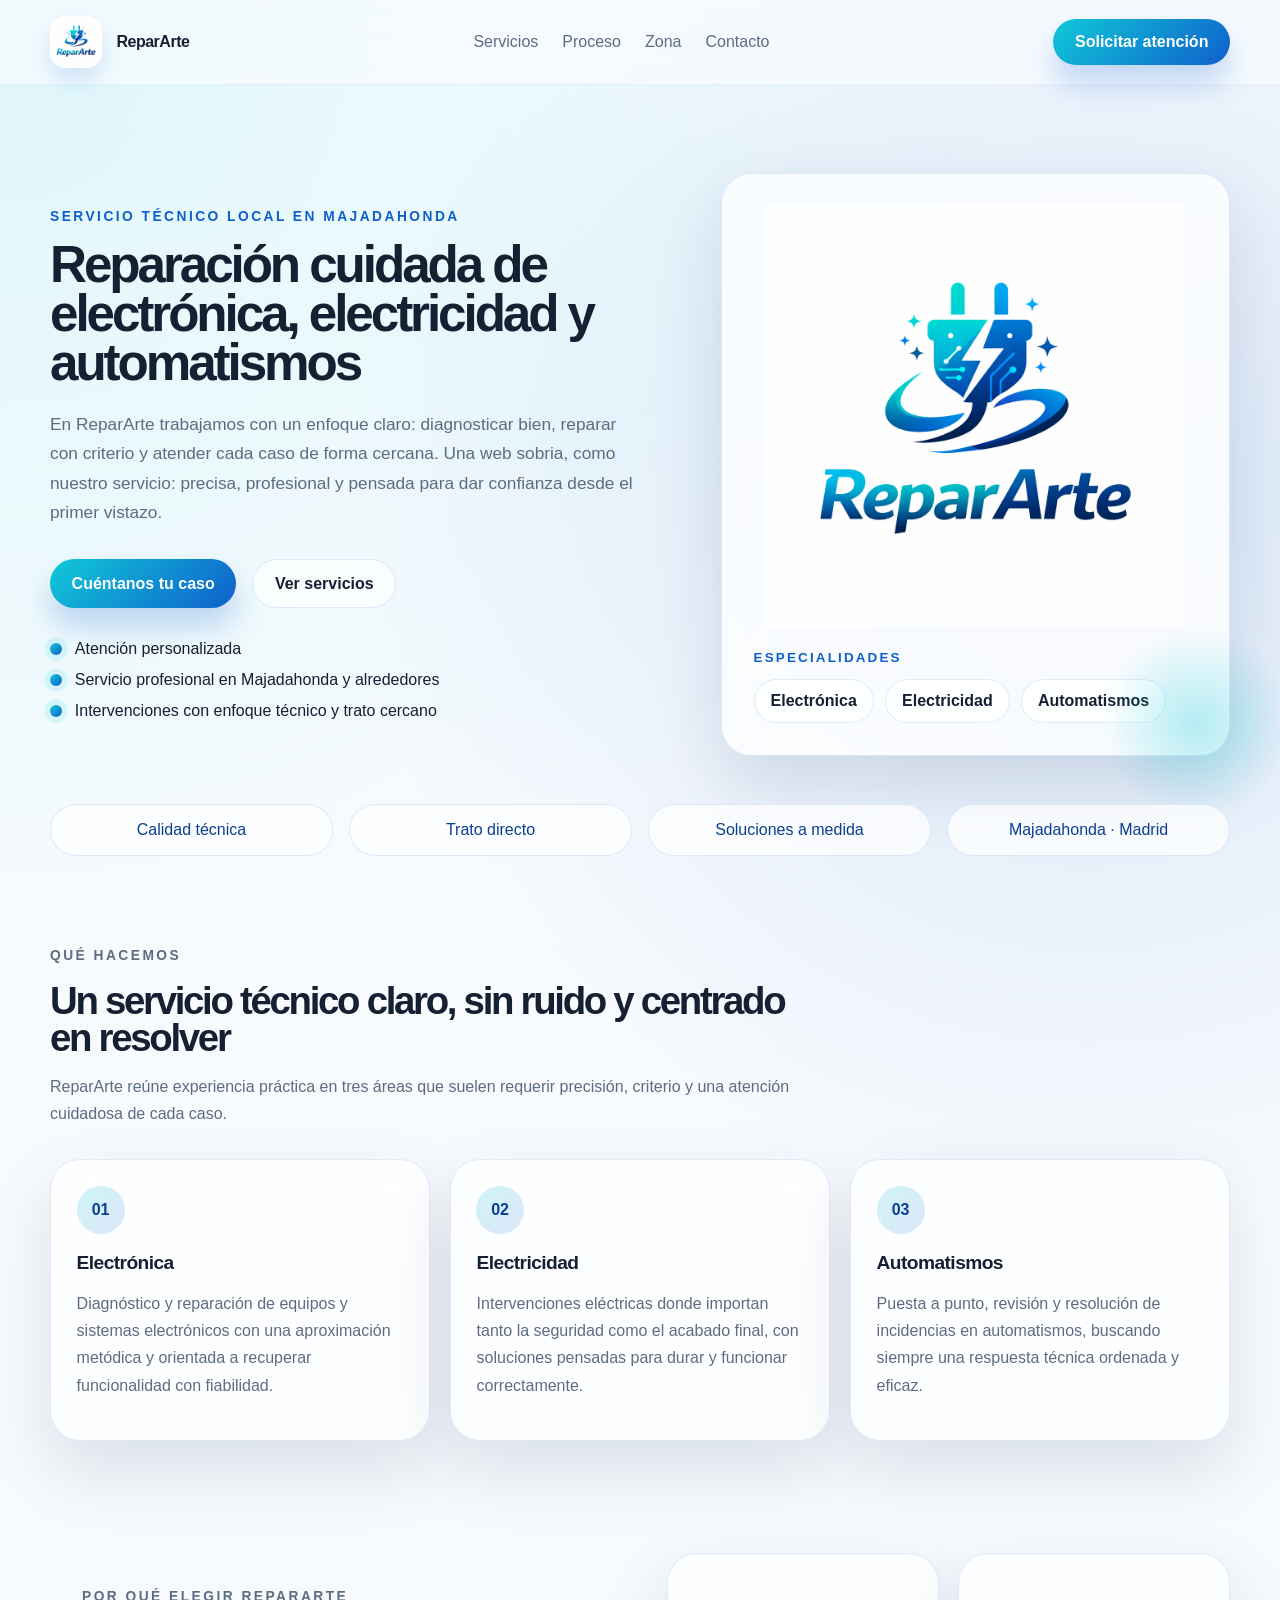
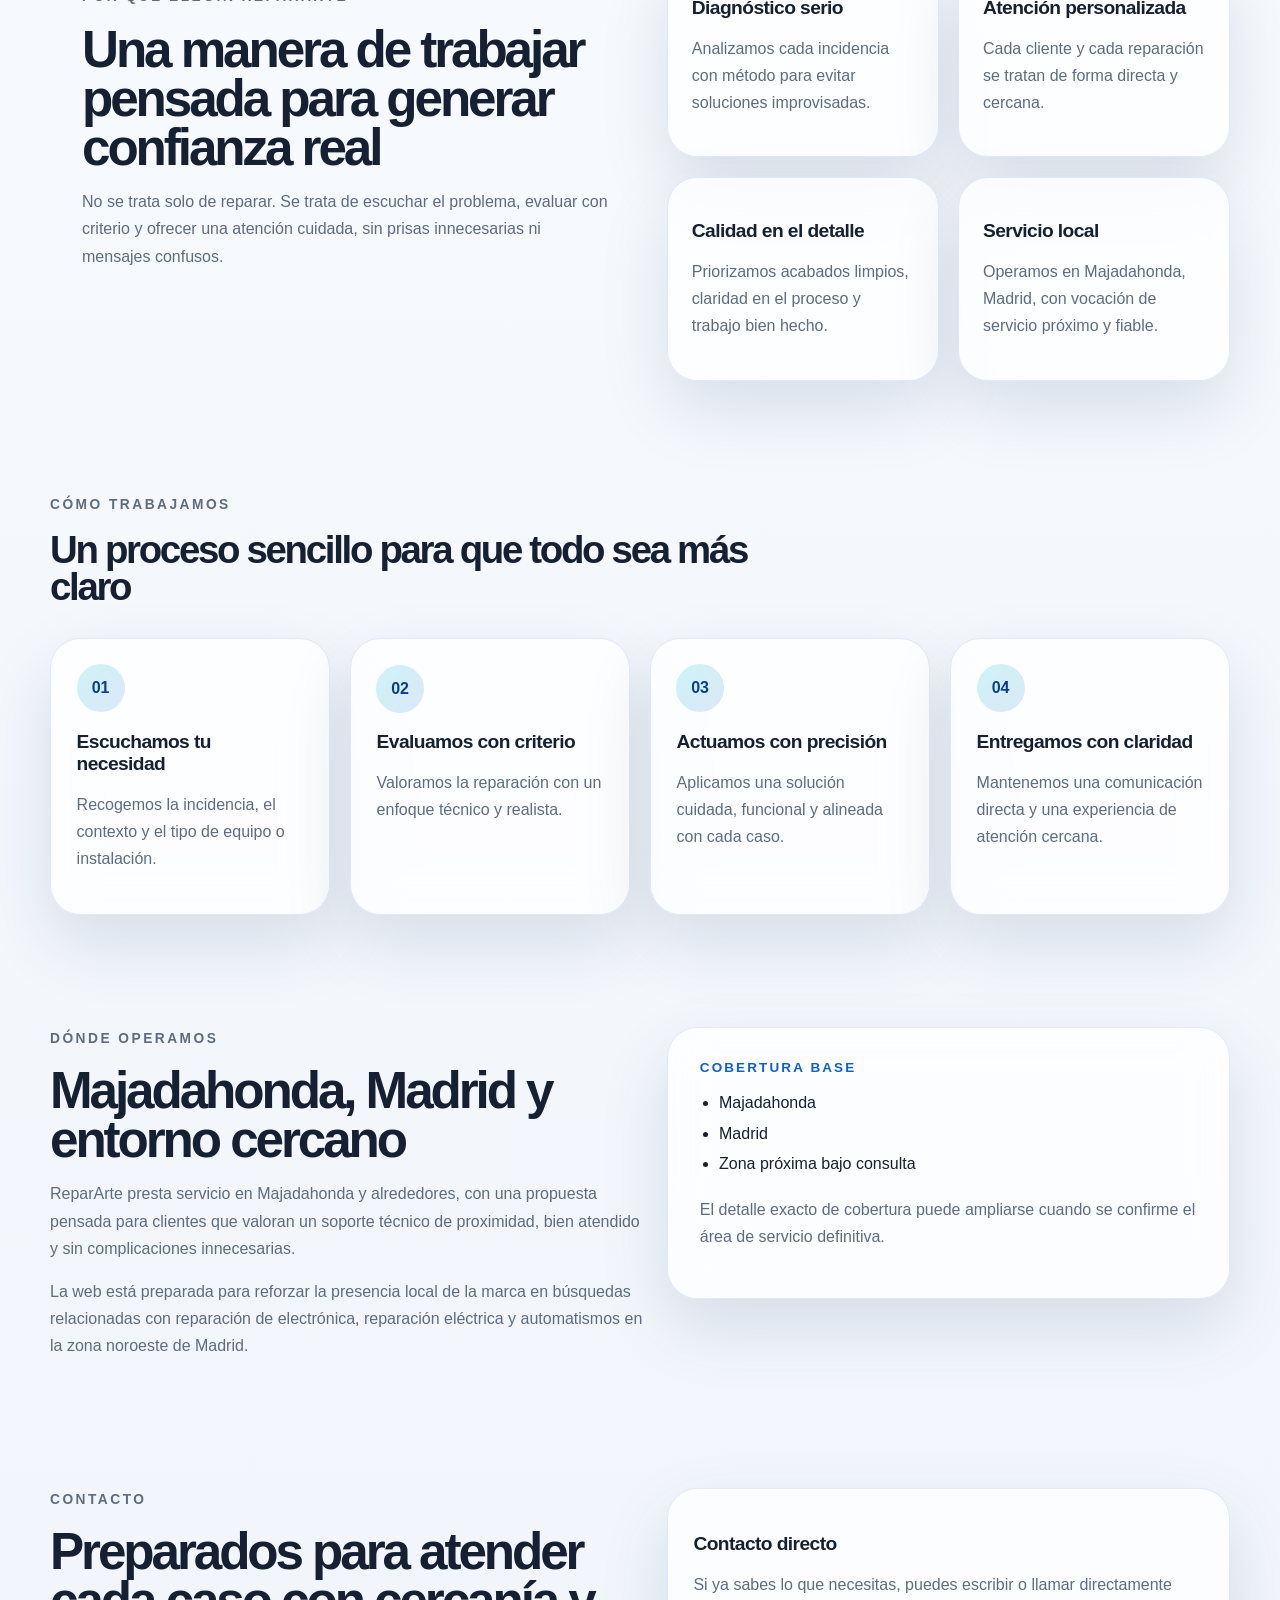
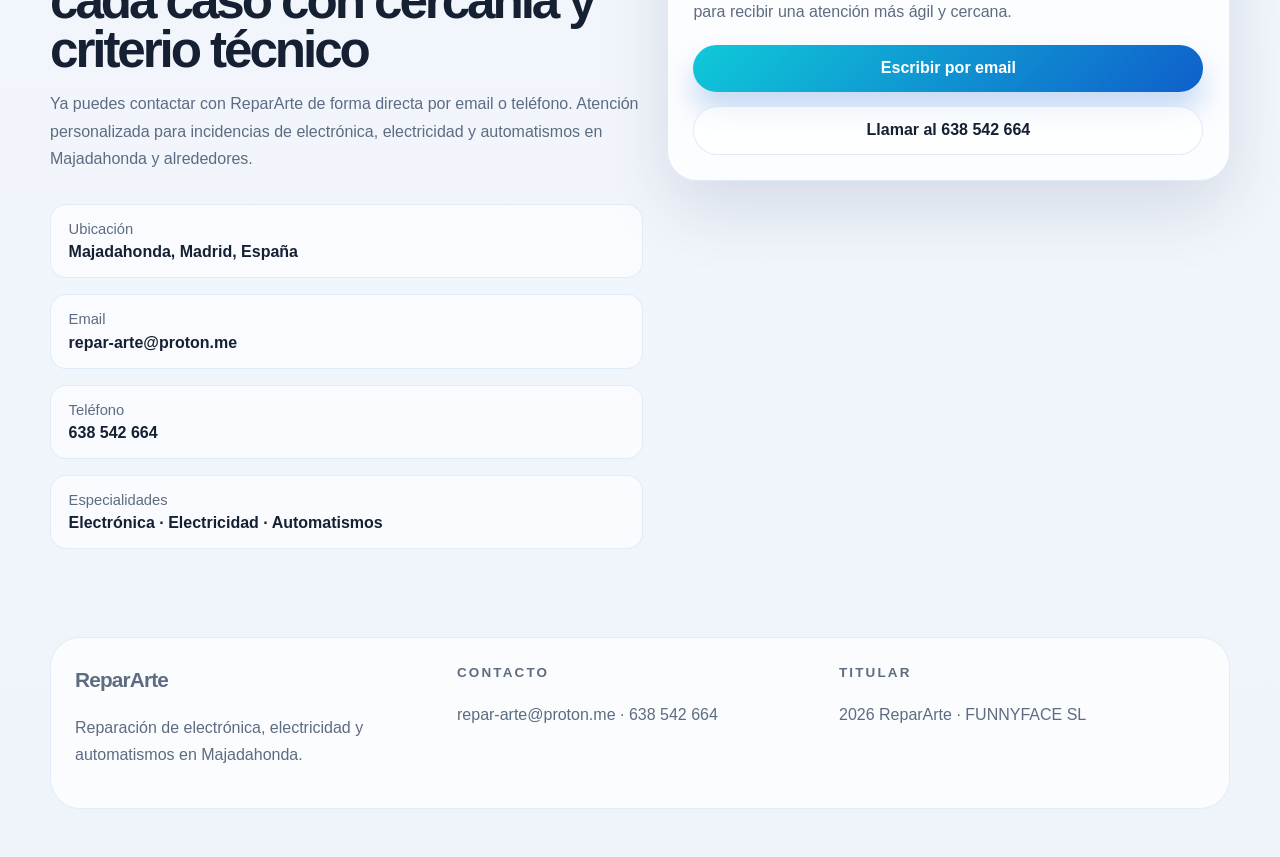
<file: index.html>
<!DOCTYPE html>
<html lang="es">
  <head>
    <meta charset="UTF-8" />
    <meta name="viewport" content="width=device-width, initial-scale=1.0" />
    <title>ReparArte | Reparación de electrónica, electricidad y automatismos en Majadahonda</title>
    <meta
      name="description"
      content="ReparArte ofrece reparación de electrónica, electricidad y automatismos en Majadahonda, Madrid, con atención personalizada y un enfoque profesional y cercano."
    />
    <meta
      name="keywords"
      content="ReparArte, Majadahonda, Madrid, reparación de electrónica, reparación eléctrica, automatismos"
    />
    <meta name="theme-color" content="#0f5fcb" />
    <meta property="og:title" content="ReparArte | Servicio técnico en Majadahonda" />
    <meta
      property="og:description"
      content="Servicio de reparación de electrónica, electricidad y automatismos con atención personalizada en Majadahonda, Madrid."
    />
    <meta property="og:type" content="website" />
    <meta property="og:image" content="repararte.png" />
    <link rel="icon" type="image/png" href="repararte.png" />
    <link rel="stylesheet" href="styles.css" />
  </head>
  <body>
    <div class="page-shell">
      <header class="site-header">
        <div class="container nav-bar">
          <a class="brand" href="#top" aria-label="Ir al inicio de ReparArte">
            <img src="repararte.png" alt="Logotipo de ReparArte" />
            <span>ReparArte</span>
          </a>

          <nav class="site-nav" aria-label="Principal">
            <a href="#servicios">Servicios</a>
            <a href="#proceso">Proceso</a>
            <a href="#zona">Zona</a>
            <a href="#contacto">Contacto</a>
          </nav>

          <a class="nav-cta" href="#contacto">Solicitar atención</a>
        </div>
      </header>

      <main id="top">
        <section class="hero">
          <div class="container hero-grid">
            <div class="hero-copy reveal">
              <p class="eyebrow">Servicio técnico local en Majadahonda</p>
              <h1>Reparación cuidada de electrónica, electricidad y automatismos</h1>
              <p class="hero-text">
                En ReparArte trabajamos con un enfoque claro: diagnosticar bien, reparar con
                criterio y atender cada caso de forma cercana. Una web sobria, como nuestro
                servicio: precisa, profesional y pensada para dar confianza desde el primer
                vistazo.
              </p>

              <div class="hero-actions">
                <a class="button button-primary" href="#contacto">Cuéntanos tu caso</a>
                <a class="button button-secondary" href="#servicios">Ver servicios</a>
              </div>

              <ul class="hero-points" aria-label="Puntos destacados">
                <li>Atención personalizada</li>
                <li>Servicio profesional en Majadahonda y alrededores</li>
                <li>Intervenciones con enfoque técnico y trato cercano</li>
              </ul>
            </div>

            <div class="hero-visual reveal">
              <div class="hero-card">
                <div class="hero-glow"></div>
                <img src="repararte.png" alt="Identidad visual de ReparArte" />
                <div class="hero-card-copy">
                  <p class="card-label">Especialidades</p>
                  <div class="specialties">
                    <span>Electrónica</span>
                    <span>Electricidad</span>
                    <span>Automatismos</span>
                  </div>
                </div>
              </div>
            </div>
          </div>
        </section>

        <section class="trust-band reveal">
          <div class="container trust-grid">
            <p>Calidad técnica</p>
            <p>Trato directo</p>
            <p>Soluciones a medida</p>
            <p>Majadahonda · Madrid</p>
          </div>
        </section>

        <section class="services section" id="servicios">
          <div class="container">
            <div class="section-heading reveal">
              <p class="eyebrow">Qué hacemos</p>
              <h2>Un servicio técnico claro, sin ruido y centrado en resolver</h2>
              <p>
                ReparArte reúne experiencia práctica en tres áreas que suelen requerir precisión,
                criterio y una atención cuidadosa de cada caso.
              </p>
            </div>

            <div class="services-grid">
              <article class="service-card reveal">
                <div class="service-icon" aria-hidden="true">01</div>
                <h3>Electrónica</h3>
                <p>
                  Diagnóstico y reparación de equipos y sistemas electrónicos con una aproximación
                  metódica y orientada a recuperar funcionalidad con fiabilidad.
                </p>
              </article>

              <article class="service-card reveal">
                <div class="service-icon" aria-hidden="true">02</div>
                <h3>Electricidad</h3>
                <p>
                  Intervenciones eléctricas donde importan tanto la seguridad como el acabado
                  final, con soluciones pensadas para durar y funcionar correctamente.
                </p>
              </article>

              <article class="service-card reveal">
                <div class="service-icon" aria-hidden="true">03</div>
                <h3>Automatismos</h3>
                <p>
                  Puesta a punto, revisión y resolución de incidencias en automatismos, buscando
                  siempre una respuesta técnica ordenada y eficaz.
                </p>
              </article>
            </div>
          </div>
        </section>

        <section class="highlights section">
          <div class="container highlights-grid">
            <div class="highlight-panel reveal">
              <p class="eyebrow">Por qué elegir ReparArte</p>
              <h2>Una manera de trabajar pensada para generar confianza real</h2>
              <p>
                No se trata solo de reparar. Se trata de escuchar el problema, evaluar con
                criterio y ofrecer una atención cuidada, sin prisas innecesarias ni mensajes
                confusos.
              </p>
            </div>

            <div class="feature-list">
              <article class="feature-card reveal">
                <h3>Diagnóstico serio</h3>
                <p>Analizamos cada incidencia con método para evitar soluciones improvisadas.</p>
              </article>

              <article class="feature-card reveal">
                <h3>Atención personalizada</h3>
                <p>Cada cliente y cada reparación se tratan de forma directa y cercana.</p>
              </article>

              <article class="feature-card reveal">
                <h3>Calidad en el detalle</h3>
                <p>Priorizamos acabados limpios, claridad en el proceso y trabajo bien hecho.</p>
              </article>

              <article class="feature-card reveal">
                <h3>Servicio local</h3>
                <p>Operamos en Majadahonda, Madrid, con vocación de servicio próximo y fiable.</p>
              </article>
            </div>
          </div>
        </section>

        <section class="process section" id="proceso">
          <div class="container">
            <div class="section-heading reveal">
              <p class="eyebrow">Cómo trabajamos</p>
              <h2>Un proceso sencillo para que todo sea más claro</h2>
            </div>

            <div class="process-grid">
              <article class="process-step reveal">
                <span>01</span>
                <h3>Escuchamos tu necesidad</h3>
                <p>Recogemos la incidencia, el contexto y el tipo de equipo o instalación.</p>
              </article>

              <article class="process-step reveal">
                <span>02</span>
                <h3>Evaluamos con criterio</h3>
                <p>Valoramos la reparación con un enfoque técnico y realista.</p>
              </article>

              <article class="process-step reveal">
                <span>03</span>
                <h3>Actuamos con precisión</h3>
                <p>Aplicamos una solución cuidada, funcional y alineada con cada caso.</p>
              </article>

              <article class="process-step reveal">
                <span>04</span>
                <h3>Entregamos con claridad</h3>
                <p>Mantenemos una comunicación directa y una experiencia de atención cercana.</p>
              </article>
            </div>
          </div>
        </section>

        <section class="service-area section" id="zona">
          <div class="container area-grid">
            <div class="area-copy reveal">
              <p class="eyebrow">Dónde operamos</p>
              <h2>Majadahonda, Madrid y entorno cercano</h2>
              <p>
                ReparArte presta servicio en Majadahonda y alrededores, con una propuesta pensada
                para clientes que valoran un soporte técnico de proximidad, bien atendido y sin
                complicaciones innecesarias.
              </p>
              <p>
                La web está preparada para reforzar la presencia local de la marca en búsquedas
                relacionadas con reparación de electrónica, reparación eléctrica y automatismos en
                la zona noroeste de Madrid.
              </p>
            </div>

            <aside class="area-card reveal" aria-label="Ámbito de servicio">
              <p class="area-title">Cobertura base</p>
              <ul>
                <li>Majadahonda</li>
                <li>Madrid</li>
                <li>Zona próxima bajo consulta</li>
              </ul>
              <p class="area-note">
                El detalle exacto de cobertura puede ampliarse cuando se confirme el área de
                servicio definitiva.
              </p>
            </aside>
          </div>
        </section>

        <section class="contact section" id="contacto">
          <div class="container contact-grid">
            <div class="contact-copy reveal">
              <p class="eyebrow">Contacto</p>
              <h2>Preparados para atender cada caso con cercanía y criterio técnico</h2>
              <p>
                Ya puedes contactar con ReparArte de forma directa por email o teléfono. Atención
                personalizada para incidencias de electrónica, electricidad y automatismos en
                Majadahonda y alrededores.
              </p>

              <div class="contact-details">
                <div>
                  <span>Ubicación</span>
                  <strong>Majadahonda, Madrid, España</strong>
                </div>
                <div>
                  <span>Email</span>
                  <strong><a href="mailto:repar-arte@proton.me">repar-arte@proton.me</a></strong>
                </div>
                <div>
                  <span>Teléfono</span>
                  <strong><a href="tel:+34638542664">638 542 664</a></strong>
                </div>
                <div>
                  <span>Especialidades</span>
                  <strong>Electrónica · Electricidad · Automatismos</strong>
                </div>
              </div>
            </div>

            <aside class="contact-form reveal" aria-label="Canales de contacto">
              <div class="form-header">
                <h3>Contacto directo</h3>
                <p>
                  Si ya sabes lo que necesitas, puedes escribir o llamar directamente para recibir
                  una atención más ágil y cercana.
                </p>
              </div>

              <div class="contact-actions">
                <a class="button button-primary" href="mailto:repar-arte@proton.me">
                  Escribir por email
                </a>
                <a class="button button-secondary" href="tel:+34638542664">
                  Llamar al 638 542 664
                </a>
              </div>
            </aside>
          </div>
        </section>
      </main>

      <footer class="site-footer">
        <div class="container footer-grid">
          <div>
            <p class="footer-brand">ReparArte</p>
            <p>Reparación de electrónica, electricidad y automatismos en Majadahonda.</p>
          </div>
          <div>
            <p class="footer-label">Contacto</p>
            <p>
              <a href="mailto:repar-arte@proton.me">repar-arte@proton.me</a> ·
              <a href="tel:+34638542664">638 542 664</a>
            </p>
          </div>
          <div>
            <p class="footer-label">Titular</p>
            <p><span id="current-year"></span> ReparArte · FUNNYFACE SL</p>
          </div>
        </div>
      </footer>
    </div>

    <script src="script.js"></script>
  </body>
</html>
</file>
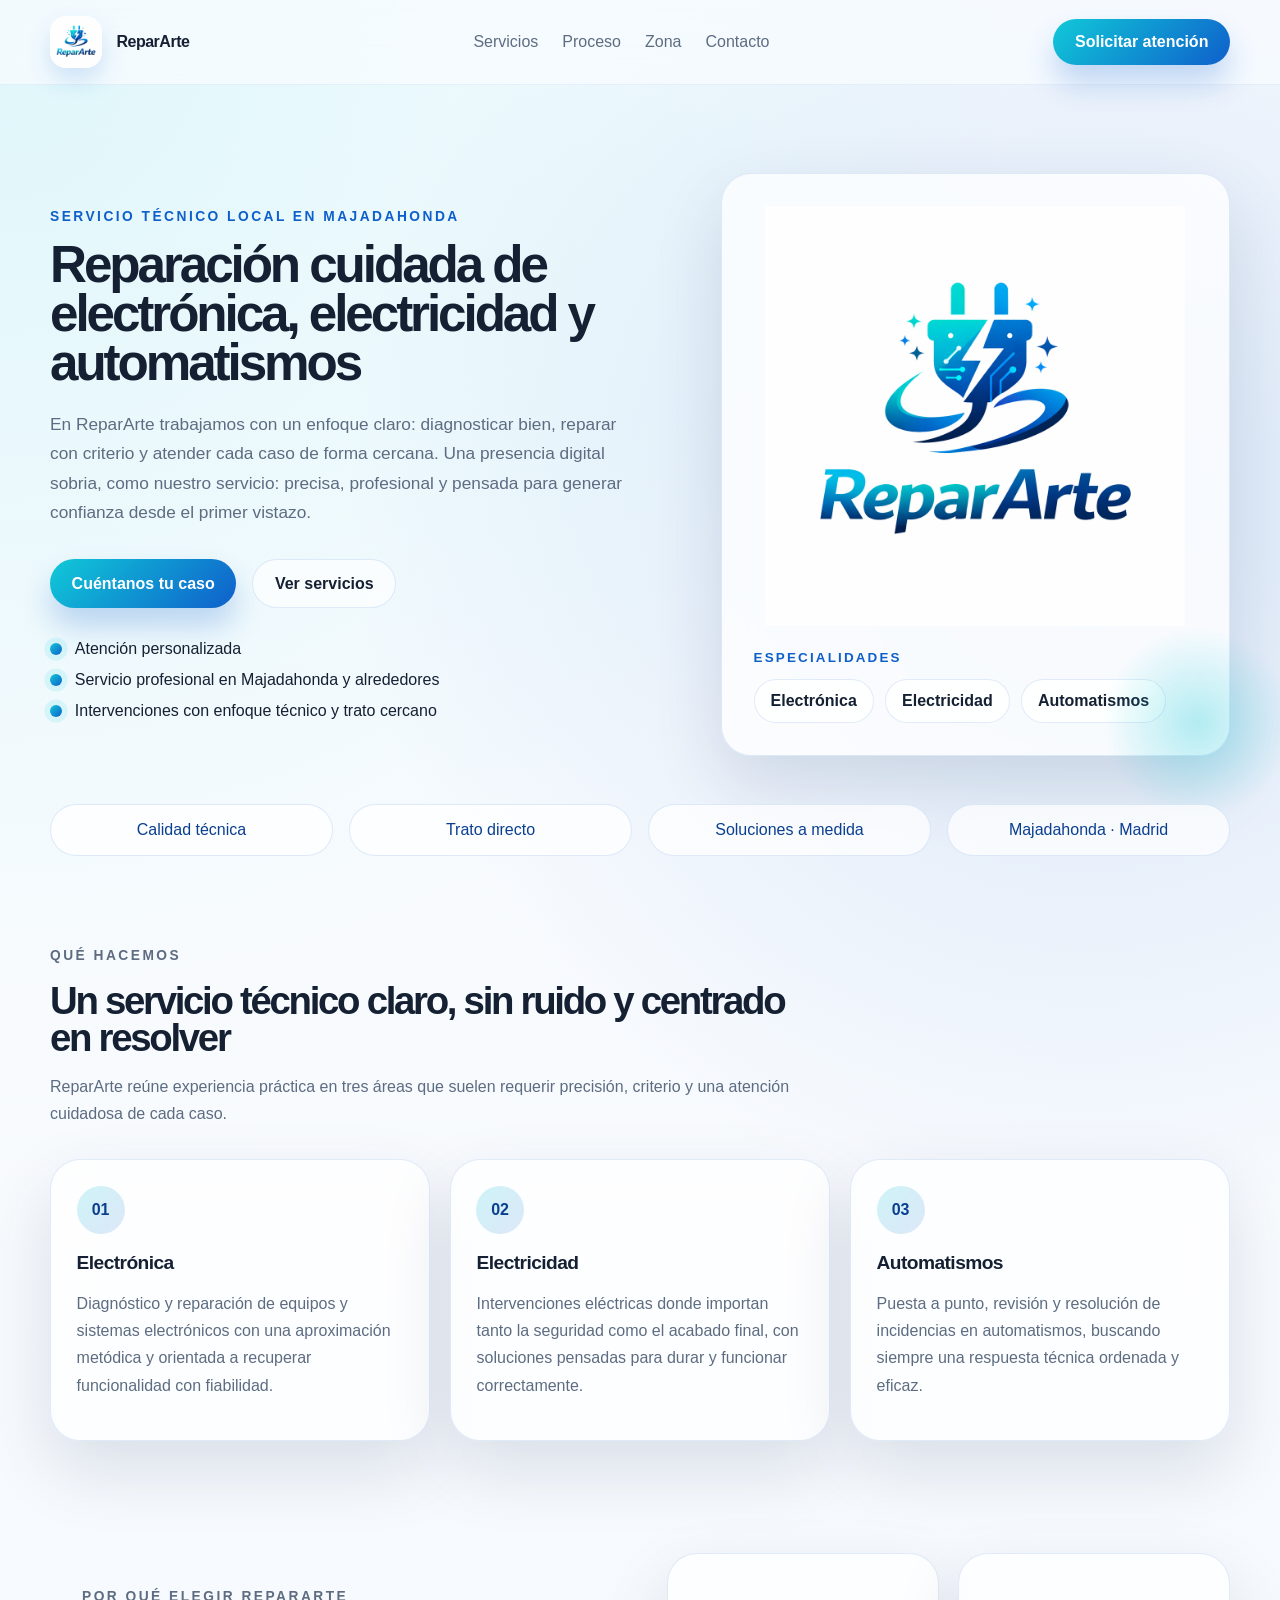
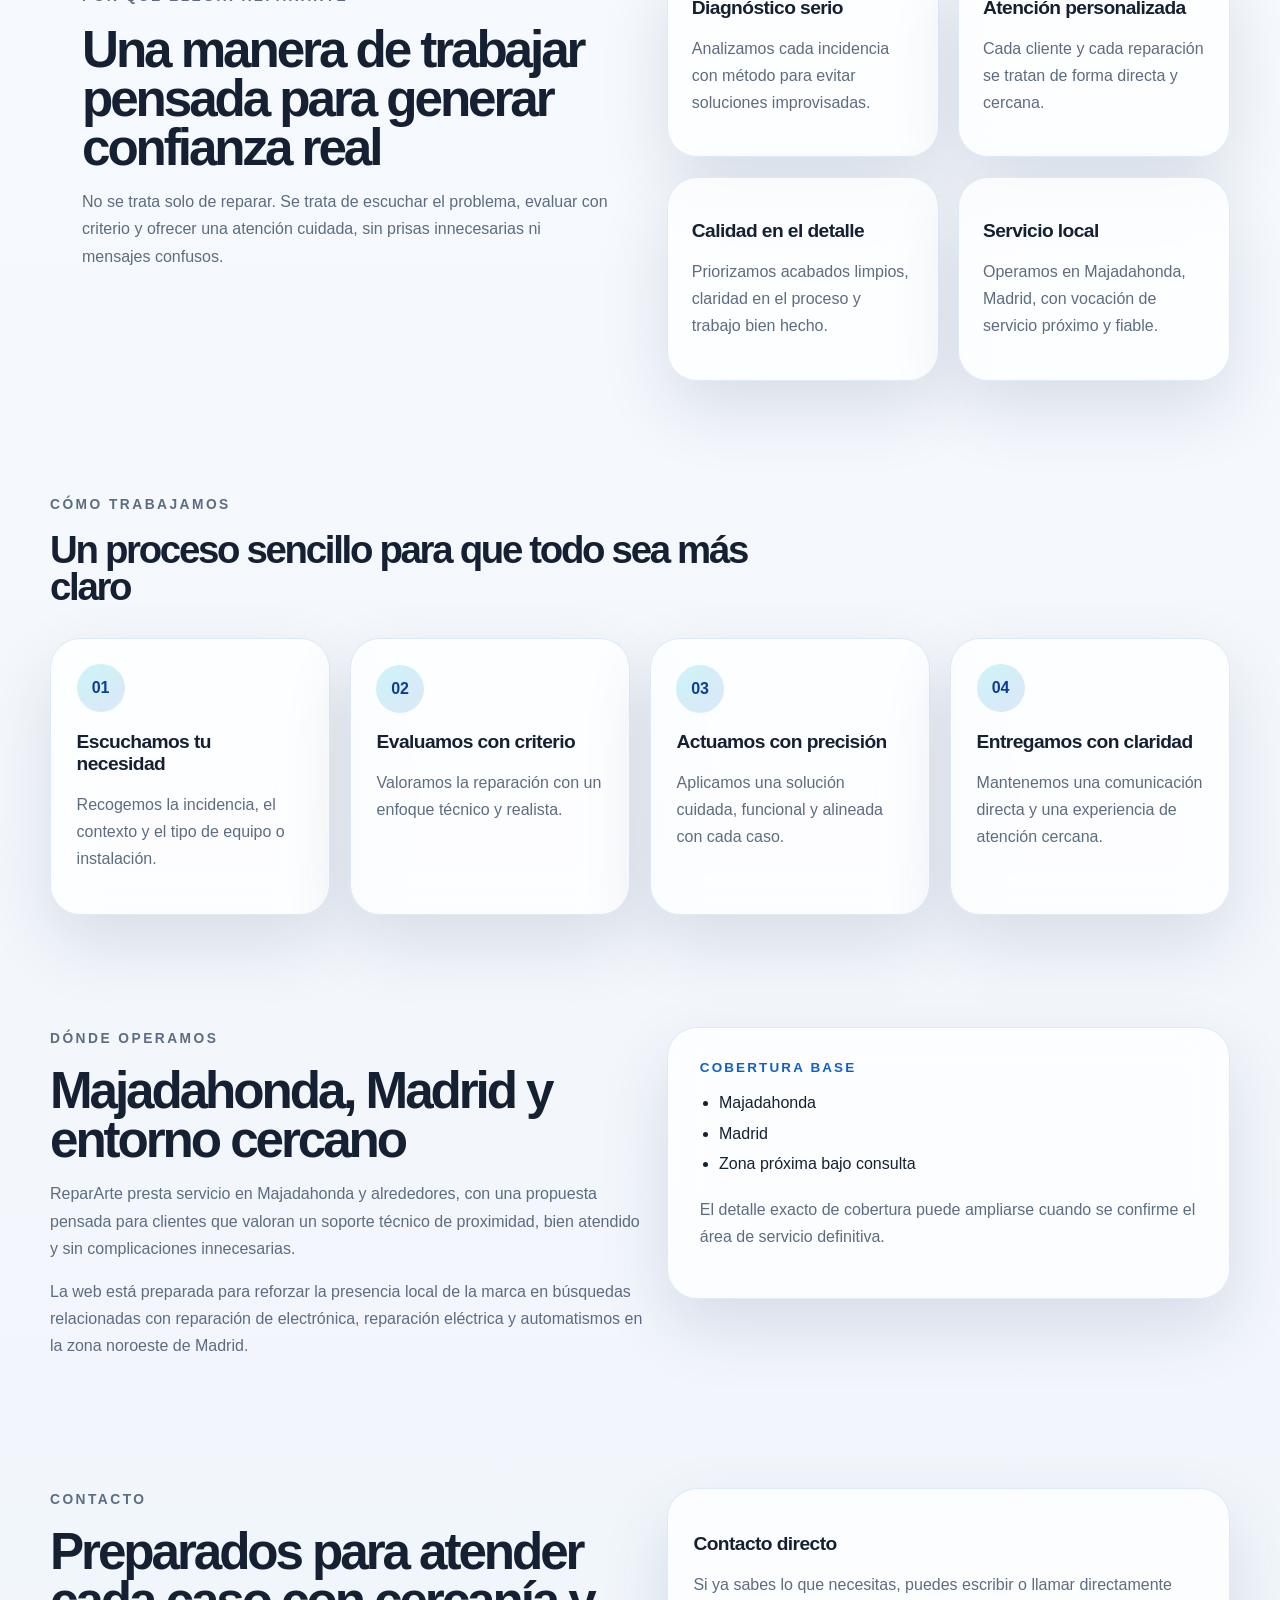
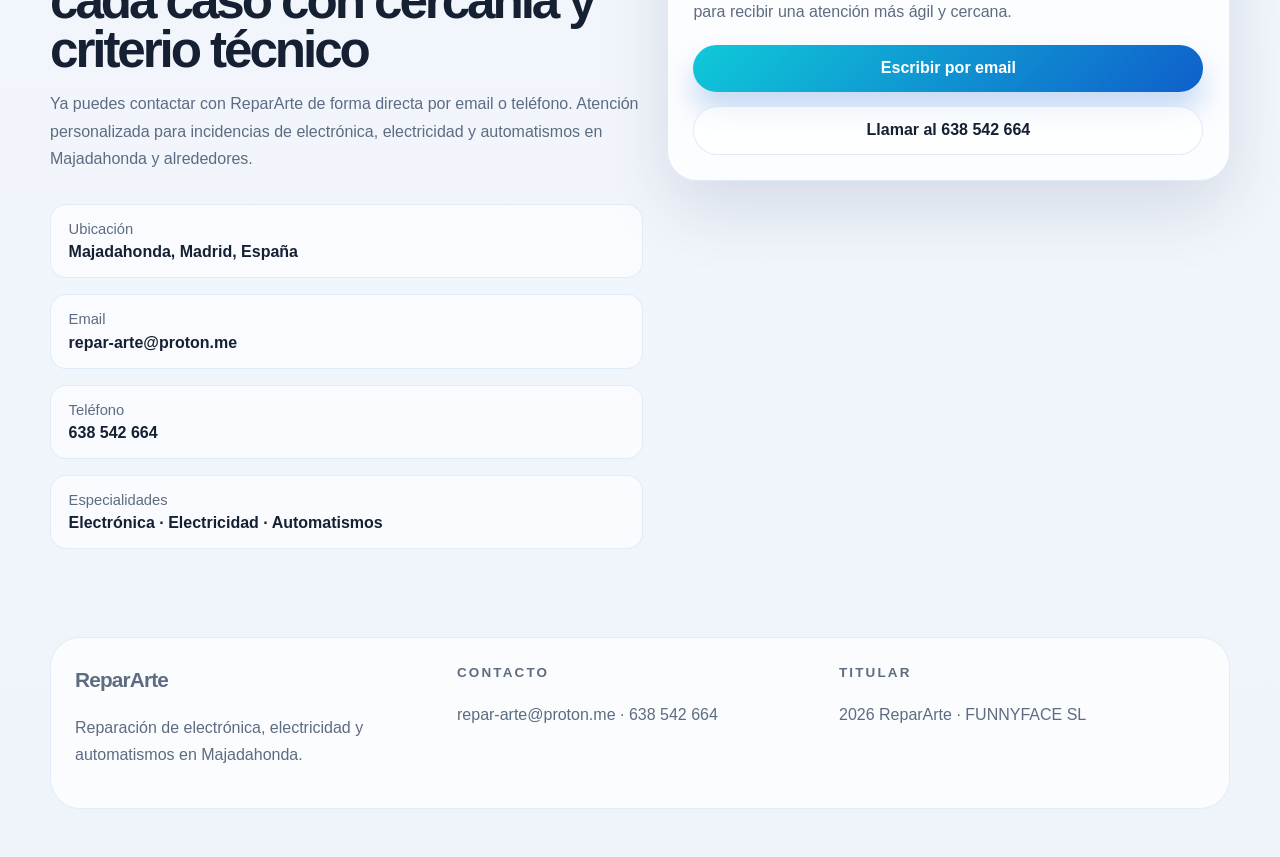
<file: site/index.html>
<!DOCTYPE html>
<html lang="es">
  <head>
    <meta charset="UTF-8" />
    <meta name="viewport" content="width=device-width, initial-scale=1.0" />
    <title>ReparArte | Reparación de electrónica, electricidad y automatismos en Majadahonda</title>
    <meta
      name="description"
      content="ReparArte ofrece reparación de electrónica, electricidad y automatismos en Majadahonda, Madrid, con atención personalizada y un enfoque profesional y cercano."
    />
    <meta
      name="keywords"
      content="ReparArte, Majadahonda, Madrid, reparación de electrónica, reparación eléctrica, automatismos"
    />
    <meta name="theme-color" content="#0f5fcb" />
    <meta property="og:title" content="ReparArte | Servicio técnico en Majadahonda" />
    <meta
      property="og:description"
      content="Servicio de reparación de electrónica, electricidad y automatismos con atención personalizada en Majadahonda, Madrid."
    />
    <meta property="og:type" content="website" />
    <meta property="og:image" content="../repararte.png" />
    <link rel="icon" type="image/png" href="../repararte.png" />
    <link rel="stylesheet" href="styles.css" />
  </head>
  <body>
    <div class="page-shell">
      <header class="site-header">
        <div class="container nav-bar">
          <a class="brand" href="#top" aria-label="Ir al inicio de ReparArte">
            <img src="../repararte.png" alt="Logotipo de ReparArte" />
            <span>ReparArte</span>
          </a>

          <nav class="site-nav" aria-label="Principal">
            <a href="#servicios">Servicios</a>
            <a href="#proceso">Proceso</a>
            <a href="#zona">Zona</a>
            <a href="#contacto">Contacto</a>
          </nav>

          <a class="nav-cta" href="#contacto">Solicitar atención</a>
        </div>
      </header>

      <main id="top">
        <section class="hero">
          <div class="container hero-grid">
            <div class="hero-copy reveal">
              <p class="eyebrow">Servicio técnico local en Majadahonda</p>
              <h1>Reparación cuidada de electrónica, electricidad y automatismos</h1>
              <p class="hero-text">
                En ReparArte trabajamos con un enfoque claro: diagnosticar bien, reparar con
                criterio y atender cada caso de forma cercana. Una presencia digital sobria, como
                nuestro servicio: precisa, profesional y pensada para generar confianza desde el
                primer vistazo.
              </p>

              <div class="hero-actions">
                <a class="button button-primary" href="#contacto">Cuéntanos tu caso</a>
                <a class="button button-secondary" href="#servicios">Ver servicios</a>
              </div>

              <ul class="hero-points" aria-label="Puntos destacados">
                <li>Atención personalizada</li>
                <li>Servicio profesional en Majadahonda y alrededores</li>
                <li>Intervenciones con enfoque técnico y trato cercano</li>
              </ul>
            </div>

            <div class="hero-visual reveal">
              <div class="hero-card">
                <div class="hero-glow"></div>
                <img src="../repararte.png" alt="Identidad visual de ReparArte" />
                <div class="hero-card-copy">
                  <p class="card-label">Especialidades</p>
                  <div class="specialties">
                    <span>Electrónica</span>
                    <span>Electricidad</span>
                    <span>Automatismos</span>
                  </div>
                </div>
              </div>
            </div>
          </div>
        </section>

        <section class="trust-band reveal">
          <div class="container trust-grid">
            <p>Calidad técnica</p>
            <p>Trato directo</p>
            <p>Soluciones a medida</p>
            <p>Majadahonda · Madrid</p>
          </div>
        </section>

        <section class="services section" id="servicios">
          <div class="container">
            <div class="section-heading reveal">
              <p class="eyebrow">Qué hacemos</p>
              <h2>Un servicio técnico claro, sin ruido y centrado en resolver</h2>
              <p>
                ReparArte reúne experiencia práctica en tres áreas que suelen requerir precisión,
                criterio y una atención cuidadosa de cada caso.
              </p>
            </div>

            <div class="services-grid">
              <article class="service-card reveal">
                <div class="service-icon" aria-hidden="true">01</div>
                <h3>Electrónica</h3>
                <p>
                  Diagnóstico y reparación de equipos y sistemas electrónicos con una aproximación
                  metódica y orientada a recuperar funcionalidad con fiabilidad.
                </p>
              </article>

              <article class="service-card reveal">
                <div class="service-icon" aria-hidden="true">02</div>
                <h3>Electricidad</h3>
                <p>
                  Intervenciones eléctricas donde importan tanto la seguridad como el acabado
                  final, con soluciones pensadas para durar y funcionar correctamente.
                </p>
              </article>

              <article class="service-card reveal">
                <div class="service-icon" aria-hidden="true">03</div>
                <h3>Automatismos</h3>
                <p>
                  Puesta a punto, revisión y resolución de incidencias en automatismos, buscando
                  siempre una respuesta técnica ordenada y eficaz.
                </p>
              </article>
            </div>
          </div>
        </section>

        <section class="highlights section">
          <div class="container highlights-grid">
            <div class="highlight-panel reveal">
              <p class="eyebrow">Por qué elegir ReparArte</p>
              <h2>Una manera de trabajar pensada para generar confianza real</h2>
              <p>
                No se trata solo de reparar. Se trata de escuchar el problema, evaluar con
                criterio y ofrecer una atención cuidada, sin prisas innecesarias ni mensajes
                confusos.
              </p>
            </div>

            <div class="feature-list">
              <article class="feature-card reveal">
                <h3>Diagnóstico serio</h3>
                <p>Analizamos cada incidencia con método para evitar soluciones improvisadas.</p>
              </article>

              <article class="feature-card reveal">
                <h3>Atención personalizada</h3>
                <p>Cada cliente y cada reparación se tratan de forma directa y cercana.</p>
              </article>

              <article class="feature-card reveal">
                <h3>Calidad en el detalle</h3>
                <p>Priorizamos acabados limpios, claridad en el proceso y trabajo bien hecho.</p>
              </article>

              <article class="feature-card reveal">
                <h3>Servicio local</h3>
                <p>Operamos en Majadahonda, Madrid, con vocación de servicio próximo y fiable.</p>
              </article>
            </div>
          </div>
        </section>

        <section class="process section" id="proceso">
          <div class="container">
            <div class="section-heading reveal">
              <p class="eyebrow">Cómo trabajamos</p>
              <h2>Un proceso sencillo para que todo sea más claro</h2>
            </div>

            <div class="process-grid">
              <article class="process-step reveal">
                <span>01</span>
                <h3>Escuchamos tu necesidad</h3>
                <p>Recogemos la incidencia, el contexto y el tipo de equipo o instalación.</p>
              </article>

              <article class="process-step reveal">
                <span>02</span>
                <h3>Evaluamos con criterio</h3>
                <p>Valoramos la reparación con un enfoque técnico y realista.</p>
              </article>

              <article class="process-step reveal">
                <span>03</span>
                <h3>Actuamos con precisión</h3>
                <p>Aplicamos una solución cuidada, funcional y alineada con cada caso.</p>
              </article>

              <article class="process-step reveal">
                <span>04</span>
                <h3>Entregamos con claridad</h3>
                <p>Mantenemos una comunicación directa y una experiencia de atención cercana.</p>
              </article>
            </div>
          </div>
        </section>

        <section class="service-area section" id="zona">
          <div class="container area-grid">
            <div class="area-copy reveal">
              <p class="eyebrow">Dónde operamos</p>
              <h2>Majadahonda, Madrid y entorno cercano</h2>
              <p>
                ReparArte presta servicio en Majadahonda y alrededores, con una propuesta pensada
                para clientes que valoran un soporte técnico de proximidad, bien atendido y sin
                complicaciones innecesarias.
              </p>
              <p>
                La web está preparada para reforzar la presencia local de la marca en búsquedas
                relacionadas con reparación de electrónica, reparación eléctrica y automatismos en
                la zona noroeste de Madrid.
              </p>
            </div>

            <aside class="area-card reveal" aria-label="Ámbito de servicio">
              <p class="area-title">Cobertura base</p>
              <ul>
                <li>Majadahonda</li>
                <li>Madrid</li>
                <li>Zona próxima bajo consulta</li>
              </ul>
              <p class="area-note">
                El detalle exacto de cobertura puede ampliarse cuando se confirme el área de
                servicio definitiva.
              </p>
            </aside>
          </div>
        </section>

        <section class="contact section" id="contacto">
          <div class="container contact-grid">
            <div class="contact-copy reveal">
              <p class="eyebrow">Contacto</p>
              <h2>Preparados para atender cada caso con cercanía y criterio técnico</h2>
              <p>
                Ya puedes contactar con ReparArte de forma directa por email o teléfono. Atención
                personalizada para incidencias de electrónica, electricidad y automatismos en
                Majadahonda y alrededores.
              </p>

              <div class="contact-details">
                <div>
                  <span>Ubicación</span>
                  <strong>Majadahonda, Madrid, España</strong>
                </div>
                <div>
                  <span>Email</span>
                  <strong><a href="mailto:repar-arte@proton.me">repar-arte@proton.me</a></strong>
                </div>
                <div>
                  <span>Teléfono</span>
                  <strong><a href="tel:+34638542664">638 542 664</a></strong>
                </div>
                <div>
                  <span>Especialidades</span>
                  <strong>Electrónica · Electricidad · Automatismos</strong>
                </div>
              </div>
            </div>

            <aside class="contact-form reveal" aria-label="Canales de contacto">
              <div class="form-header">
                <h3>Contacto directo</h3>
                <p>
                  Si ya sabes lo que necesitas, puedes escribir o llamar directamente para recibir
                  una atención más ágil y cercana.
                </p>
              </div>

              <div class="contact-actions">
                <a class="button button-primary" href="mailto:repar-arte@proton.me">
                  Escribir por email
                </a>
                <a class="button button-secondary" href="tel:+34638542664">
                  Llamar al 638 542 664
                </a>
              </div>
            </aside>
          </div>
        </section>
      </main>

      <footer class="site-footer">
        <div class="container footer-grid">
          <div>
            <p class="footer-brand">ReparArte</p>
            <p>Reparación de electrónica, electricidad y automatismos en Majadahonda.</p>
          </div>
          <div>
            <p class="footer-label">Contacto</p>
            <p>
              <a href="mailto:repar-arte@proton.me">repar-arte@proton.me</a> ·
              <a href="tel:+34638542664">638 542 664</a>
            </p>
          </div>
          <div>
            <p class="footer-label">Titular</p>
            <p><span id="current-year"></span> ReparArte · FUNNYFACE SL</p>
          </div>
        </div>
      </footer>
    </div>

    <script src="script.js"></script>
  </body>
</html>
</file>
<file: styles.css>
:root {
  --bg: #f3f6fb;
  --surface: rgba(255, 255, 255, 0.76);
  --surface-strong: #ffffff;
  --surface-border: rgba(15, 95, 203, 0.12);
  --text: #152033;
  --muted: #5d6c81;
  --primary: #0f5fcb;
  --primary-strong: #0a3f90;
  --accent: #10c9d8;
  --accent-soft: rgba(16, 201, 216, 0.16);
  --shadow: 0 28px 70px rgba(7, 29, 70, 0.12);
  --radius-xl: 30px;
  --radius-lg: 22px;
  --radius-md: 16px;
  --container: 1180px;
}

* {
  box-sizing: border-box;
}

html {
  scroll-behavior: smooth;
}

body {
  margin: 0;
  font-family: "Avenir Next", "Segoe UI Variable", "Segoe UI", sans-serif;
  color: var(--text);
  background:
    radial-gradient(circle at top left, rgba(16, 201, 216, 0.12), transparent 24%),
    radial-gradient(circle at 85% 12%, rgba(15, 95, 203, 0.14), transparent 20%),
    linear-gradient(180deg, #fbfdff 0%, #eff4fb 100%);
  min-height: 100vh;
}

img {
  display: block;
  max-width: 100%;
}

a {
  color: inherit;
  text-decoration: none;
}

button,
input,
select,
textarea {
  font: inherit;
}

.page-shell {
  overflow: clip;
}

.container {
  width: min(calc(100% - 2rem), var(--container));
  margin: 0 auto;
}

.site-header {
  position: sticky;
  top: 0;
  z-index: 20;
  backdrop-filter: blur(18px);
  background: rgba(248, 251, 255, 0.78);
  border-bottom: 1px solid rgba(15, 95, 203, 0.08);
}

.nav-bar {
  display: flex;
  align-items: center;
  justify-content: space-between;
  gap: 1.5rem;
  padding: 1rem 0;
}

.brand {
  display: inline-flex;
  align-items: center;
  gap: 0.9rem;
  font-weight: 700;
  letter-spacing: -0.03em;
}

.brand img {
  width: 52px;
  height: 52px;
  border-radius: 16px;
  box-shadow: 0 12px 24px rgba(15, 95, 203, 0.16);
}

.site-nav {
  display: inline-flex;
  align-items: center;
  gap: 1.5rem;
  color: var(--muted);
}

.site-nav a {
  position: relative;
  transition: color 180ms ease;
}

.site-nav a::after {
  content: "";
  position: absolute;
  left: 0;
  bottom: -0.35rem;
  width: 100%;
  height: 2px;
  background: linear-gradient(90deg, var(--accent), var(--primary));
  transform: scaleX(0);
  transform-origin: left;
  transition: transform 180ms ease;
}

.site-nav a:hover,
.site-nav a:focus-visible {
  color: var(--text);
}

.site-nav a:hover::after,
.site-nav a:focus-visible::after {
  transform: scaleX(1);
}

.nav-cta,
.button {
  display: inline-flex;
  align-items: center;
  justify-content: center;
  border-radius: 999px;
  padding: 0.9rem 1.35rem;
  font-weight: 700;
  transition:
    transform 180ms ease,
    box-shadow 180ms ease,
    border-color 180ms ease,
    background 180ms ease;
}

.nav-cta,
.button-primary {
  color: #ffffff;
  background: linear-gradient(135deg, var(--accent), var(--primary));
  box-shadow: 0 18px 30px rgba(15, 95, 203, 0.24);
}

.button-secondary {
  color: var(--text);
  background: rgba(255, 255, 255, 0.66);
  border: 1px solid rgba(15, 95, 203, 0.12);
}

.nav-cta:hover,
.button:hover,
.nav-cta:focus-visible,
.button:focus-visible {
  transform: translateY(-2px);
}

.hero {
  padding: 5.5rem 0 3rem;
}

.hero-grid {
  display: grid;
  grid-template-columns: minmax(0, 1.1fr) minmax(320px, 0.9fr);
  align-items: center;
  gap: 3rem;
}

.eyebrow {
  margin: 0 0 1rem;
  color: var(--primary);
  font-size: 0.86rem;
  font-weight: 800;
  letter-spacing: 0.18em;
  text-transform: uppercase;
}

.hero h1,
.section-heading h2,
.highlight-panel h2,
.area-copy h2,
.contact-copy h2 {
  margin: 0;
  font-size: clamp(2.6rem, 4vw, 4.8rem);
  line-height: 0.96;
  letter-spacing: -0.06em;
}

.hero-text,
.section-heading p,
.highlight-panel p,
.area-copy p,
.contact-copy p,
.service-card p,
.feature-card p,
.process-step p,
.area-note,
.footer-grid p,
.contact-form p {
  color: var(--muted);
  line-height: 1.7;
}

.hero-text {
  margin: 1.4rem 0 0;
  max-width: 62ch;
  font-size: 1.08rem;
}

.hero-actions {
  display: flex;
  flex-wrap: wrap;
  gap: 1rem;
  margin-top: 2rem;
}

.hero-points {
  display: grid;
  gap: 0.8rem;
  margin: 2rem 0 0;
  padding: 0;
  list-style: none;
}

.hero-points li {
  display: inline-flex;
  align-items: center;
  gap: 0.8rem;
  color: var(--text);
}

.hero-points li::before {
  content: "";
  width: 0.75rem;
  height: 0.75rem;
  border-radius: 50%;
  background: linear-gradient(135deg, var(--accent), var(--primary));
  box-shadow: 0 0 0 0.35rem rgba(16, 201, 216, 0.12);
}

.hero-card,
.service-card,
.feature-card,
.process-step,
.area-card,
.contact-form {
  position: relative;
  background: var(--surface);
  border: 1px solid var(--surface-border);
  border-radius: var(--radius-xl);
  box-shadow: var(--shadow);
  backdrop-filter: blur(22px);
}

.hero-card {
  padding: 2rem;
}

.hero-glow {
  position: absolute;
  inset: auto -4rem -4rem auto;
  width: 12rem;
  height: 12rem;
  border-radius: 50%;
  background: radial-gradient(circle, rgba(16, 201, 216, 0.3), transparent 70%);
  pointer-events: none;
}

.hero-card img {
  width: min(100%, 420px);
  margin: 0 auto;
}

.hero-card-copy {
  margin-top: 1.5rem;
}

.card-label,
.area-title,
.footer-label {
  margin: 0 0 0.85rem;
  color: var(--primary);
  font-size: 0.84rem;
  font-weight: 800;
  letter-spacing: 0.16em;
  text-transform: uppercase;
}

.specialties {
  display: flex;
  flex-wrap: wrap;
  gap: 0.7rem;
}

.specialties span,
.contact-details strong {
  color: var(--text);
}

.specialties span {
  padding: 0.75rem 1rem;
  border-radius: 999px;
  background: rgba(255, 255, 255, 0.82);
  border: 1px solid rgba(15, 95, 203, 0.12);
  font-weight: 700;
}

.trust-band {
  padding-bottom: 2rem;
}

.trust-grid {
  display: grid;
  grid-template-columns: repeat(4, minmax(0, 1fr));
  gap: 1rem;
}

.trust-grid p {
  margin: 0;
  padding: 1rem 1.2rem;
  border-radius: 999px;
  text-align: center;
  color: var(--primary-strong);
  background: rgba(255, 255, 255, 0.72);
  border: 1px solid rgba(15, 95, 203, 0.12);
}

.section {
  padding: 3.5rem 0;
}

.section-heading {
  max-width: 760px;
  margin-bottom: 2rem;
}

.section-heading h2 {
  font-size: clamp(2rem, 3vw, 3.4rem);
}

.services-grid,
.process-grid {
  display: grid;
  grid-template-columns: repeat(3, minmax(0, 1fr));
  gap: 1.25rem;
}

.service-card,
.process-step {
  padding: 1.6rem;
}

.service-icon,
.process-step span {
  display: inline-flex;
  align-items: center;
  justify-content: center;
  width: 3rem;
  height: 3rem;
  border-radius: 50%;
  color: var(--primary-strong);
  background: linear-gradient(135deg, rgba(16, 201, 216, 0.2), rgba(15, 95, 203, 0.14));
  font-weight: 800;
}

.service-card h3,
.feature-card h3,
.process-step h3,
.contact-form h3 {
  margin: 1.15rem 0 0.7rem;
  font-size: 1.2rem;
  letter-spacing: -0.03em;
}

.highlights-grid,
.area-grid,
.contact-grid {
  display: grid;
  grid-template-columns: minmax(0, 1fr) minmax(320px, 0.95fr);
  gap: 1.5rem;
  align-items: start;
}

.highlight-panel,
.area-card {
  padding: 2rem;
}

.feature-list {
  display: grid;
  grid-template-columns: repeat(2, minmax(0, 1fr));
  gap: 1.2rem;
}

.feature-card {
  padding: 1.5rem;
}

.process-grid {
  grid-template-columns: repeat(4, minmax(0, 1fr));
}

.area-card ul {
  margin: 0;
  padding-left: 1.2rem;
  color: var(--text);
  line-height: 1.9;
}

.contact-details {
  display: grid;
  gap: 1rem;
  margin-top: 2rem;
}

.contact-details div {
  padding: 1rem 1.1rem;
  border-radius: var(--radius-md);
  background: rgba(255, 255, 255, 0.62);
  border: 1px solid rgba(15, 95, 203, 0.1);
}

.contact-details span {
  display: block;
  margin-bottom: 0.4rem;
  color: var(--muted);
  font-size: 0.92rem;
}

.contact-form {
  padding: 1.6rem;
}

.form-header {
  margin-bottom: 1rem;
}

.contact-actions {
  display: grid;
  gap: 0.9rem;
  margin-top: 1.25rem;
}

.contact-form label {
  display: block;
  margin-top: 1rem;
  color: var(--text);
  font-weight: 600;
}

.contact-form input,
.contact-form select,
.contact-form textarea {
  width: 100%;
  margin-top: 0.45rem;
  padding: 0.95rem 1rem;
  color: var(--text);
  background: rgba(255, 255, 255, 0.8);
  border: 1px solid rgba(15, 95, 203, 0.12);
  border-radius: 14px;
  outline: none;
  transition:
    border-color 180ms ease,
    box-shadow 180ms ease,
    transform 180ms ease;
}

.contact-form input:focus,
.contact-form select:focus,
.contact-form textarea:focus {
  border-color: rgba(15, 95, 203, 0.36);
  box-shadow: 0 0 0 0.2rem rgba(16, 201, 216, 0.12);
}

.contact-form button {
  width: 100%;
  margin-top: 1.2rem;
  border: 0;
  cursor: pointer;
}

.site-footer {
  padding: 2rem 0 3rem;
}

.footer-grid {
  display: grid;
  grid-template-columns: repeat(3, minmax(0, 1fr));
  gap: 1rem;
  padding: 1.5rem;
  border-radius: var(--radius-xl);
  background: rgba(255, 255, 255, 0.72);
  border: 1px solid rgba(15, 95, 203, 0.1);
}

.footer-brand {
  margin: 0 0 0.5rem;
  font-size: 1.3rem;
  font-weight: 800;
  letter-spacing: -0.04em;
}

.reveal {
  opacity: 0;
  transform: translateY(18px);
  transition:
    opacity 600ms ease,
    transform 600ms ease;
}

.reveal.is-visible {
  opacity: 1;
  transform: translateY(0);
}

@media (max-width: 1080px) {
  .hero-grid,
  .highlights-grid,
  .area-grid,
  .contact-grid,
  .services-grid,
  .process-grid,
  .footer-grid {
    grid-template-columns: 1fr;
  }

  .feature-list {
    grid-template-columns: 1fr 1fr;
  }

  .trust-grid {
    grid-template-columns: repeat(2, minmax(0, 1fr));
  }

  .site-nav {
    display: none;
  }
}

@media (max-width: 720px) {
  .hero {
    padding-top: 4rem;
  }

  .nav-bar {
    flex-wrap: wrap;
  }

  .brand {
    width: 100%;
    justify-content: center;
  }

  .nav-cta {
    width: 100%;
  }

  .feature-list,
  .trust-grid {
    grid-template-columns: 1fr;
  }

  .hero-actions {
    flex-direction: column;
  }

  .button,
  .button-secondary,
  .button-primary {
    width: 100%;
  }

  .section {
    padding: 2.75rem 0;
  }

  .hero-card,
  .service-card,
  .feature-card,
  .process-step,
  .highlight-panel,
  .area-card,
  .contact-form,
  .footer-grid {
    border-radius: 24px;
  }
}

@media (prefers-reduced-motion: reduce) {
  html {
    scroll-behavior: auto;
  }

  *,
  *::before,
  *::after {
    animation: none !important;
    transition: none !important;
  }

  .reveal {
    opacity: 1;
    transform: none;
  }
}
</file>
<file: site/styles.css>
:root {
  --bg: #f3f6fb;
  --surface: rgba(255, 255, 255, 0.76);
  --surface-strong: #ffffff;
  --surface-border: rgba(15, 95, 203, 0.12);
  --text: #152033;
  --muted: #5d6c81;
  --primary: #0f5fcb;
  --primary-strong: #0a3f90;
  --accent: #10c9d8;
  --accent-soft: rgba(16, 201, 216, 0.16);
  --shadow: 0 28px 70px rgba(7, 29, 70, 0.12);
  --radius-xl: 30px;
  --radius-lg: 22px;
  --radius-md: 16px;
  --container: 1180px;
}

* {
  box-sizing: border-box;
}

html {
  scroll-behavior: smooth;
}

body {
  margin: 0;
  font-family: "Avenir Next", "Segoe UI Variable", "Segoe UI", sans-serif;
  color: var(--text);
  background:
    radial-gradient(circle at top left, rgba(16, 201, 216, 0.12), transparent 24%),
    radial-gradient(circle at 85% 12%, rgba(15, 95, 203, 0.14), transparent 20%),
    linear-gradient(180deg, #fbfdff 0%, #eff4fb 100%);
  min-height: 100vh;
}

img {
  display: block;
  max-width: 100%;
}

a {
  color: inherit;
  text-decoration: none;
}

button,
input,
select,
textarea {
  font: inherit;
}

.page-shell {
  overflow: clip;
}

.container {
  width: min(calc(100% - 2rem), var(--container));
  margin: 0 auto;
}

.site-header {
  position: sticky;
  top: 0;
  z-index: 20;
  backdrop-filter: blur(18px);
  background: rgba(248, 251, 255, 0.78);
  border-bottom: 1px solid rgba(15, 95, 203, 0.08);
}

.nav-bar {
  display: flex;
  align-items: center;
  justify-content: space-between;
  gap: 1.5rem;
  padding: 1rem 0;
}

.brand {
  display: inline-flex;
  align-items: center;
  gap: 0.9rem;
  font-weight: 700;
  letter-spacing: -0.03em;
}

.brand img {
  width: 52px;
  height: 52px;
  border-radius: 16px;
  box-shadow: 0 12px 24px rgba(15, 95, 203, 0.16);
}

.site-nav {
  display: inline-flex;
  align-items: center;
  gap: 1.5rem;
  color: var(--muted);
}

.site-nav a {
  position: relative;
  transition: color 180ms ease;
}

.site-nav a::after {
  content: "";
  position: absolute;
  left: 0;
  bottom: -0.35rem;
  width: 100%;
  height: 2px;
  background: linear-gradient(90deg, var(--accent), var(--primary));
  transform: scaleX(0);
  transform-origin: left;
  transition: transform 180ms ease;
}

.site-nav a:hover,
.site-nav a:focus-visible {
  color: var(--text);
}

.site-nav a:hover::after,
.site-nav a:focus-visible::after {
  transform: scaleX(1);
}

.nav-cta,
.button {
  display: inline-flex;
  align-items: center;
  justify-content: center;
  border-radius: 999px;
  padding: 0.9rem 1.35rem;
  font-weight: 700;
  transition:
    transform 180ms ease,
    box-shadow 180ms ease,
    border-color 180ms ease,
    background 180ms ease;
}

.nav-cta,
.button-primary {
  color: #ffffff;
  background: linear-gradient(135deg, var(--accent), var(--primary));
  box-shadow: 0 18px 30px rgba(15, 95, 203, 0.24);
}

.button-secondary {
  color: var(--text);
  background: rgba(255, 255, 255, 0.66);
  border: 1px solid rgba(15, 95, 203, 0.12);
}

.nav-cta:hover,
.button:hover,
.nav-cta:focus-visible,
.button:focus-visible {
  transform: translateY(-2px);
}

.hero {
  padding: 5.5rem 0 3rem;
}

.hero-grid {
  display: grid;
  grid-template-columns: minmax(0, 1.1fr) minmax(320px, 0.9fr);
  align-items: center;
  gap: 3rem;
}

.eyebrow {
  margin: 0 0 1rem;
  color: var(--primary);
  font-size: 0.86rem;
  font-weight: 800;
  letter-spacing: 0.18em;
  text-transform: uppercase;
}

.hero h1,
.section-heading h2,
.highlight-panel h2,
.area-copy h2,
.contact-copy h2 {
  margin: 0;
  font-size: clamp(2.6rem, 4vw, 4.8rem);
  line-height: 0.96;
  letter-spacing: -0.06em;
}

.hero-text,
.section-heading p,
.highlight-panel p,
.area-copy p,
.contact-copy p,
.service-card p,
.feature-card p,
.process-step p,
.area-note,
.footer-grid p,
.contact-form p {
  color: var(--muted);
  line-height: 1.7;
}

.hero-text {
  margin: 1.4rem 0 0;
  max-width: 62ch;
  font-size: 1.08rem;
}

.hero-actions {
  display: flex;
  flex-wrap: wrap;
  gap: 1rem;
  margin-top: 2rem;
}

.hero-points {
  display: grid;
  gap: 0.8rem;
  margin: 2rem 0 0;
  padding: 0;
  list-style: none;
}

.hero-points li {
  display: inline-flex;
  align-items: center;
  gap: 0.8rem;
  color: var(--text);
}

.hero-points li::before {
  content: "";
  width: 0.75rem;
  height: 0.75rem;
  border-radius: 50%;
  background: linear-gradient(135deg, var(--accent), var(--primary));
  box-shadow: 0 0 0 0.35rem rgba(16, 201, 216, 0.12);
}

.hero-card,
.service-card,
.feature-card,
.process-step,
.area-card,
.contact-form {
  position: relative;
  background: var(--surface);
  border: 1px solid var(--surface-border);
  border-radius: var(--radius-xl);
  box-shadow: var(--shadow);
  backdrop-filter: blur(22px);
}

.hero-card {
  padding: 2rem;
}

.hero-glow {
  position: absolute;
  inset: auto -4rem -4rem auto;
  width: 12rem;
  height: 12rem;
  border-radius: 50%;
  background: radial-gradient(circle, rgba(16, 201, 216, 0.3), transparent 70%);
  pointer-events: none;
}

.hero-card img {
  width: min(100%, 420px);
  margin: 0 auto;
}

.hero-card-copy {
  margin-top: 1.5rem;
}

.card-label,
.area-title,
.footer-label {
  margin: 0 0 0.85rem;
  color: var(--primary);
  font-size: 0.84rem;
  font-weight: 800;
  letter-spacing: 0.16em;
  text-transform: uppercase;
}

.specialties {
  display: flex;
  flex-wrap: wrap;
  gap: 0.7rem;
}

.specialties span,
.contact-details strong {
  color: var(--text);
}

.specialties span {
  padding: 0.75rem 1rem;
  border-radius: 999px;
  background: rgba(255, 255, 255, 0.82);
  border: 1px solid rgba(15, 95, 203, 0.12);
  font-weight: 700;
}

.trust-band {
  padding-bottom: 2rem;
}

.trust-grid {
  display: grid;
  grid-template-columns: repeat(4, minmax(0, 1fr));
  gap: 1rem;
}

.trust-grid p {
  margin: 0;
  padding: 1rem 1.2rem;
  border-radius: 999px;
  text-align: center;
  color: var(--primary-strong);
  background: rgba(255, 255, 255, 0.72);
  border: 1px solid rgba(15, 95, 203, 0.12);
}

.section {
  padding: 3.5rem 0;
}

.section-heading {
  max-width: 760px;
  margin-bottom: 2rem;
}

.section-heading h2 {
  font-size: clamp(2rem, 3vw, 3.4rem);
}

.services-grid,
.process-grid {
  display: grid;
  grid-template-columns: repeat(3, minmax(0, 1fr));
  gap: 1.25rem;
}

.service-card,
.process-step {
  padding: 1.6rem;
}

.service-icon,
.process-step span {
  display: inline-flex;
  align-items: center;
  justify-content: center;
  width: 3rem;
  height: 3rem;
  border-radius: 50%;
  color: var(--primary-strong);
  background: linear-gradient(135deg, rgba(16, 201, 216, 0.2), rgba(15, 95, 203, 0.14));
  font-weight: 800;
}

.service-card h3,
.feature-card h3,
.process-step h3,
.contact-form h3 {
  margin: 1.15rem 0 0.7rem;
  font-size: 1.2rem;
  letter-spacing: -0.03em;
}

.highlights-grid,
.area-grid,
.contact-grid {
  display: grid;
  grid-template-columns: minmax(0, 1fr) minmax(320px, 0.95fr);
  gap: 1.5rem;
  align-items: start;
}

.highlight-panel,
.area-card {
  padding: 2rem;
}

.feature-list {
  display: grid;
  grid-template-columns: repeat(2, minmax(0, 1fr));
  gap: 1.2rem;
}

.feature-card {
  padding: 1.5rem;
}

.process-grid {
  grid-template-columns: repeat(4, minmax(0, 1fr));
}

.area-card ul {
  margin: 0;
  padding-left: 1.2rem;
  color: var(--text);
  line-height: 1.9;
}

.contact-details {
  display: grid;
  gap: 1rem;
  margin-top: 2rem;
}

.contact-details div {
  padding: 1rem 1.1rem;
  border-radius: var(--radius-md);
  background: rgba(255, 255, 255, 0.62);
  border: 1px solid rgba(15, 95, 203, 0.1);
}

.contact-details span {
  display: block;
  margin-bottom: 0.4rem;
  color: var(--muted);
  font-size: 0.92rem;
}

.contact-form {
  padding: 1.6rem;
}

.form-header {
  margin-bottom: 1rem;
}

.contact-actions {
  display: grid;
  gap: 0.9rem;
  margin-top: 1.25rem;
}

.contact-form label {
  display: block;
  margin-top: 1rem;
  color: var(--text);
  font-weight: 600;
}

.contact-form input,
.contact-form select,
.contact-form textarea {
  width: 100%;
  margin-top: 0.45rem;
  padding: 0.95rem 1rem;
  color: var(--text);
  background: rgba(255, 255, 255, 0.8);
  border: 1px solid rgba(15, 95, 203, 0.12);
  border-radius: 14px;
  outline: none;
  transition:
    border-color 180ms ease,
    box-shadow 180ms ease,
    transform 180ms ease;
}

.contact-form input:focus,
.contact-form select:focus,
.contact-form textarea:focus {
  border-color: rgba(15, 95, 203, 0.36);
  box-shadow: 0 0 0 0.2rem rgba(16, 201, 216, 0.12);
}

.contact-form button {
  width: 100%;
  margin-top: 1.2rem;
  border: 0;
  cursor: pointer;
}

.site-footer {
  padding: 2rem 0 3rem;
}

.footer-grid {
  display: grid;
  grid-template-columns: repeat(3, minmax(0, 1fr));
  gap: 1rem;
  padding: 1.5rem;
  border-radius: var(--radius-xl);
  background: rgba(255, 255, 255, 0.72);
  border: 1px solid rgba(15, 95, 203, 0.1);
}

.footer-brand {
  margin: 0 0 0.5rem;
  font-size: 1.3rem;
  font-weight: 800;
  letter-spacing: -0.04em;
}

.reveal {
  opacity: 0;
  transform: translateY(18px);
  transition:
    opacity 600ms ease,
    transform 600ms ease;
}

.reveal.is-visible {
  opacity: 1;
  transform: translateY(0);
}

@media (max-width: 1080px) {
  .hero-grid,
  .highlights-grid,
  .area-grid,
  .contact-grid,
  .services-grid,
  .process-grid,
  .footer-grid {
    grid-template-columns: 1fr;
  }

  .feature-list {
    grid-template-columns: 1fr 1fr;
  }

  .trust-grid {
    grid-template-columns: repeat(2, minmax(0, 1fr));
  }

  .site-nav {
    display: none;
  }
}

@media (max-width: 720px) {
  .hero {
    padding-top: 4rem;
  }

  .nav-bar {
    flex-wrap: wrap;
  }

  .brand {
    width: 100%;
    justify-content: center;
  }

  .nav-cta {
    width: 100%;
  }

  .feature-list,
  .trust-grid {
    grid-template-columns: 1fr;
  }

  .hero-actions {
    flex-direction: column;
  }

  .button,
  .button-secondary,
  .button-primary {
    width: 100%;
  }

  .section {
    padding: 2.75rem 0;
  }

  .hero-card,
  .service-card,
  .feature-card,
  .process-step,
  .highlight-panel,
  .area-card,
  .contact-form,
  .footer-grid {
    border-radius: 24px;
  }
}

@media (prefers-reduced-motion: reduce) {
  html {
    scroll-behavior: auto;
  }

  *,
  *::before,
  *::after {
    animation: none !important;
    transition: none !important;
  }

  .reveal {
    opacity: 1;
    transform: none;
  }
}
</file>
